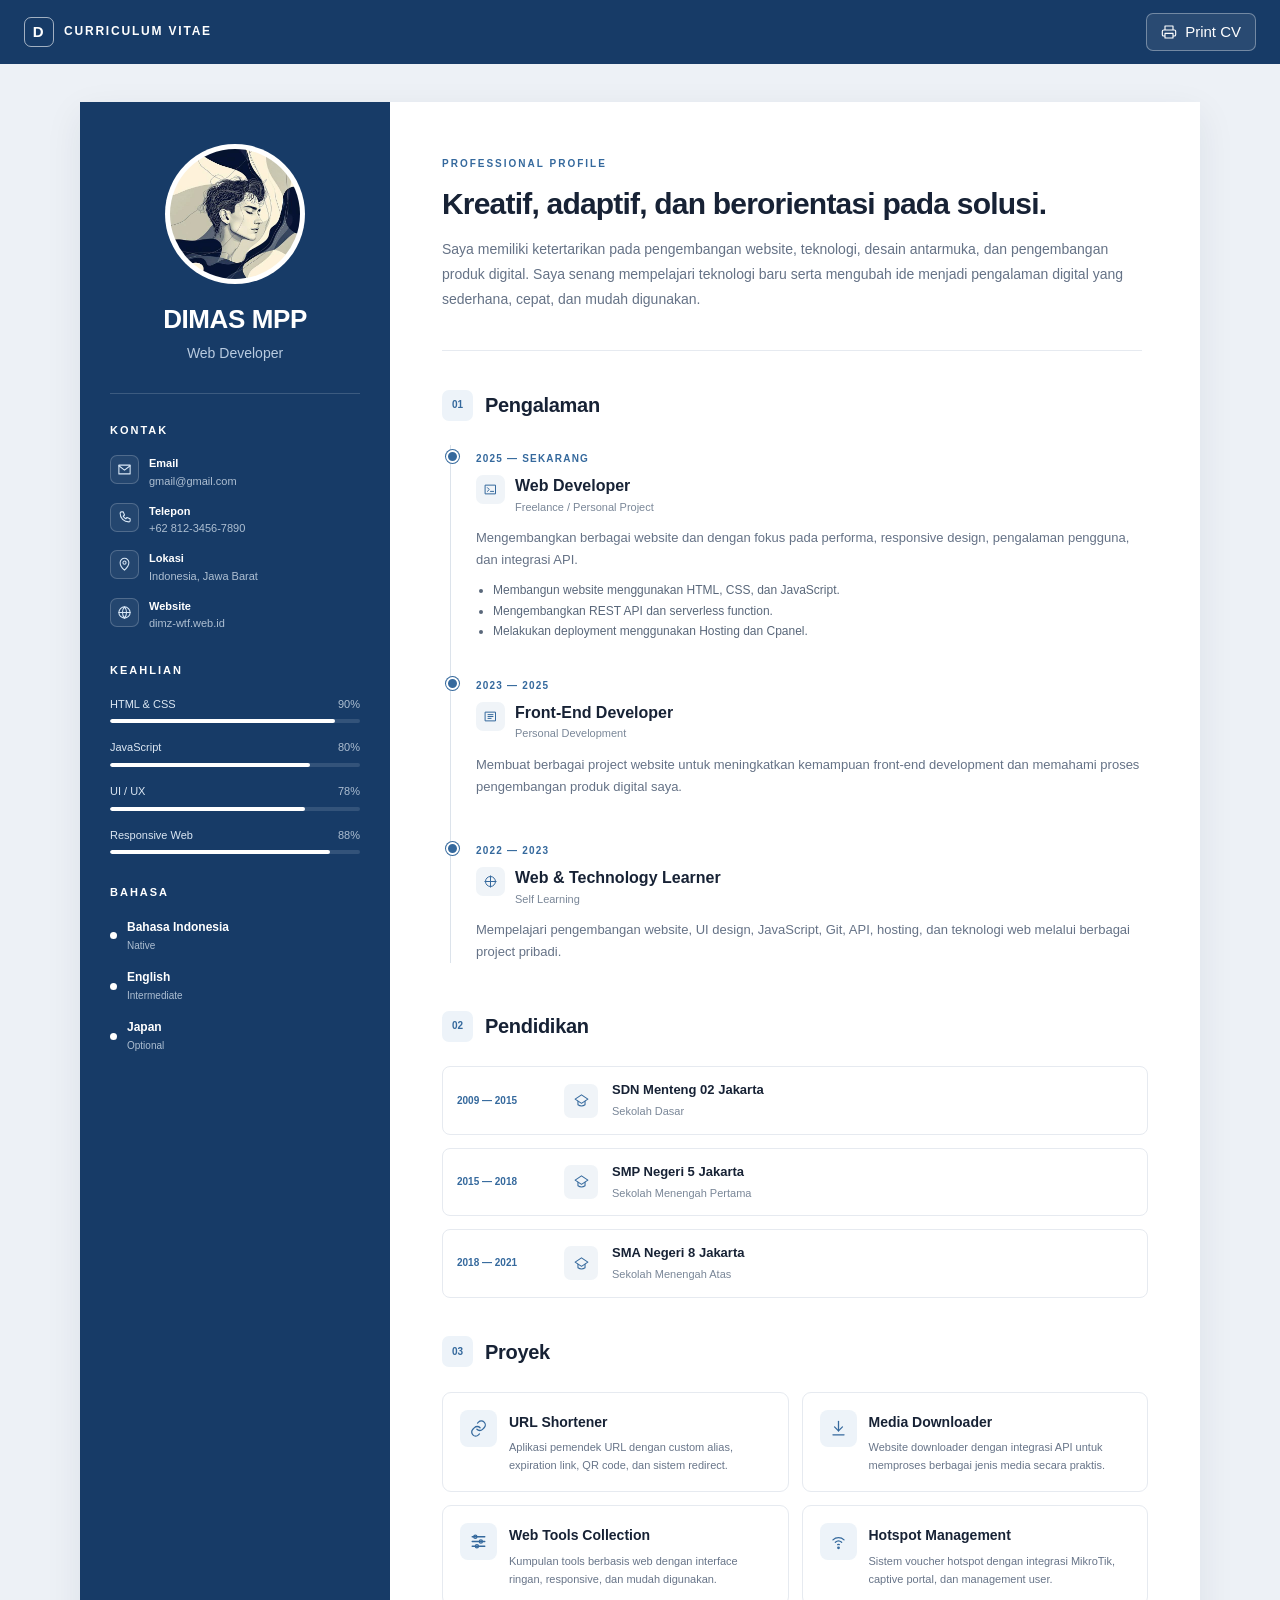
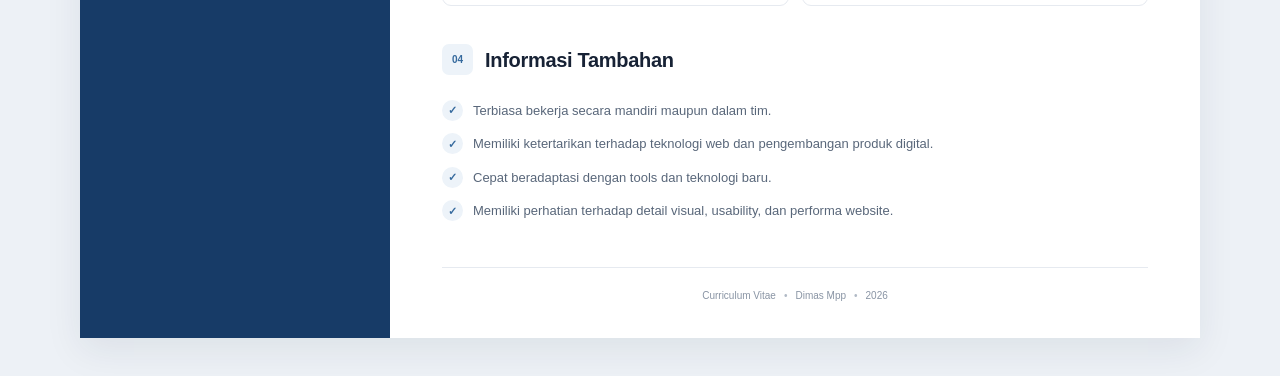
<file: index.html>
<!DOCTYPE html>
<html lang="id">
  <head>
    <meta charset="UTF-8" />
    <meta name="viewport" content="width=device-width, initial-scale=1" />
    <meta name="theme-color" content="#173b67" />
    <meta name="description" content="Curriculum Vitae Dimas Mpp" />
    <title>CV — Dimas Mpp</title>
    <link rel="icon" href="img/favicon.png" />
    <link rel="stylesheet" href="css/style.css" />
  </head>
  <body>
    <header class="topbar">
      <a href="#" class="brand" aria-label="Curriculum Vitae Dimas Mpp">
        <span class="brand-mark">D</span>
        <span class="brand-text">CURRICULUM VITAE</span>
      </a>
      <button type="button" class="print-button" onclick="printCV()">
        <svg viewBox="0 0 24 24" aria-hidden="true">
          <path d="M6 9V3h12v6M6 18H4a2 2 0 0 1-2-2v-5a2 2 0 0 1 2-2h16a2 2 0 0 1 2 2v5a2 2 0 0 1-2 2h-2M6 14h12v7H6z" />
        </svg>
        <span>Print CV</span>
      </button>
    </header>
    <main class="page">
      <article class="cv">
        <aside class="sidebar">
          <div class="profile">
            <div class="profile-photo">
              <img src="img/profile.webp" alt="Foto Dimas Mpp" width="140" height="140" />
            </div>
            <h1>DIMAS MPP</h1>
            <p>Web Developer</p>
          </div>
          <div class="line"></div>
          <section class="side-section">
            <h2>Kontak</h2>
            <div class="contact">
              <a class="contact-item" href="mailto:emailkamu@example.com">
                <span class="contact-icon">
                  <svg viewBox="0 0 24 24" aria-hidden="true">
                    <path d="M3 5h18v14H3z" />
                    <path d="m3 6 9 7 9-7" />
                  </svg>
                </span>
                <span>
                  <strong>Email</strong>
                  <small>gmail@gmail.com</small>
                </span>
              </a>
              <a class="contact-item" href="tel:+6281234567890">
                <span class="contact-icon">
                  <svg viewBox="0 0 24 24" aria-hidden="true">
                    <path d="M7 3h3l2 5-2 2c1 2 2 3 4 4l2-2 5 2v3c0 1-1 2-2 2C11 19 5 13 5 5c0-1 1-2 2-2z" />
                  </svg>
                </span>
                <span>
                  <strong>Telepon</strong>
                  <small>+62 812-3456-7890</small>
                </span>
              </a>
              <div class="contact-item">
                <span class="contact-icon">
                  <svg viewBox="0 0 24 24" aria-hidden="true">
                    <path d="M12 21s7-6.2 7-12A7 7 0 0 0 5 9c0 5.8 7 12 7 12z" />
                    <circle cx="12" cy="9" r="2.5" />
                  </svg>
                </span>
                <span>
                  <strong>Lokasi</strong>
                  <small>Indonesia, Jawa Barat</small>
                </span>
              </div>
              <a class="contact-item" href="https://dimz-wtf.web.id" target="_blank" rel="noopener noreferrer">
                <span class="contact-icon">
                  <svg viewBox="0 0 24 24" aria-hidden="true">
                    <circle cx="12" cy="12" r="9" />
                    <path d="M3 12h18M12 3c2.2 2.4 3.2 5.4 3.2 9S14.2 18.6 12 21c-2.2-2.4-3.2-5.4-3.2-9S9.8 5.4 12 3z" />
                  </svg>
                </span>
                <span>
                  <strong>Website</strong>
                  <small>dimz-wtf.web.id</small>
                </span>
              </a>
            </div>
          </section>
          <section class="side-section">
            <h2>Keahlian</h2>
            <div class="skill">
              <div>
                <span>HTML & CSS</span>
                <span>90%</span>
              </div>
              <i>
                <em style="width:90%"></em>
              </i>
            </div>
            <div class="skill">
              <div>
                <span>JavaScript</span>
                <span>80%</span>
              </div>
              <i>
                <em style="width:80%"></em>
              </i>
            </div>
            <div class="skill">
              <div>
                <span>UI / UX</span>
                <span>78%</span>
              </div>
              <i>
                <em style="width:78%"></em>
              </i>
            </div>
            <div class="skill">
              <div>
                <span>Responsive Web</span>
                <span>88%</span>
              </div>
              <i>
                <em style="width:88%"></em>
              </i>
            </div>
          </section>
          <section class="side-section">
            <h2>Bahasa</h2>
            <div class="languages">
              <div class="language-item">
                <span class="language-dot"></span>
                <div>
                  <strong>Bahasa Indonesia</strong>
                  <small>Native</small>
                </div>
              </div>
              <div class="language-item">
                <span class="language-dot"></span>
                <div>
                  <strong>English</strong>
                  <small>Intermediate</small>
                </div>
              </div>
              <div class="language-item">
                <span class="language-dot"></span>
                <div>
                  <strong>Japan</strong>
                  <small>Optional</small>
                </div>
              </div>
            </div>
          </section>
        </aside>
        <section class="content">
          <div class="intro">
            <span class="eyebrow">PROFESSIONAL PROFILE</span>
            <h2> Kreatif, adaptif, dan berorientasi pada solusi. </h2>
            <p> Saya memiliki ketertarikan pada pengembangan website, teknologi, desain antarmuka, dan pengembangan produk digital. Saya senang mempelajari teknologi baru serta mengubah ide menjadi pengalaman digital yang sederhana, cepat, dan mudah digunakan. </p>
          </div>
          <section class="section">
            <div class="section-title">
              <span class="section-number">01</span>
              <h2>Pengalaman</h2>
            </div>
            <div class="timeline">
              <article class="timeline-item">
                <span class="date">2025 — SEKARANG</span>
                <div class="timeline-heading">
                  <span class="timeline-icon">
                    <svg viewBox="0 0 24 24" aria-hidden="true">
                      <path d="M4 5h16v14H4z" />
                      <path d="m7 9 3 3-3 3M12 15h5" />
                    </svg>
                  </span>
                  <div>
                    <h3> Web Developer </h3>
                    <h4> Freelance / Personal Project </h4>
                  </div>
                </div>
                <p> Mengembangkan berbagai website dan dengan fokus pada performa, responsive design, pengalaman pengguna, dan integrasi API. </p>
                <ul>
                  <li> Membangun website menggunakan HTML, CSS, dan JavaScript. </li>
                  <li> Mengembangkan REST API dan serverless function. </li>
                  <li> Melakukan deployment menggunakan Hosting dan Cpanel. </li>
                </ul>
              </article>
              <article class="timeline-item">
                <span class="date">2023 — 2025</span>
                <div class="timeline-heading">
                  <span class="timeline-icon">
                    <svg viewBox="0 0 24 24" aria-hidden="true">
                      <path d="M4 5h16v14H4z" />
                      <path d="M8 9h8M8 12h8M8 15h5" />
                    </svg>
                  </span>
                  <div>
                    <h3> Front-End Developer </h3>
                    <h4> Personal Development </h4>
                  </div>
                </div>
                <p> Membuat berbagai project website untuk meningkatkan kemampuan front-end development dan memahami proses pengembangan produk digital saya. </p>
              </article>
              <article class="timeline-item">
                <span class="date">2022 — 2023</span>
                <div class="timeline-heading">
                  <span class="timeline-icon">
                    <svg viewBox="0 0 24 24" aria-hidden="true">
                      <path d="M12 3v18M3 12h18" />
                      <circle cx="12" cy="12" r="8" />
                    </svg>
                  </span>
                  <div>
                    <h3> Web & Technology Learner </h3>
                    <h4> Self Learning </h4>
                  </div>
                </div>
                <p> Mempelajari pengembangan website, UI design, JavaScript, Git, API, hosting, dan teknologi web melalui berbagai project pribadi. </p>
              </article>
            </div>
          </section>
          <section class="section">
            <div class="section-title">
              <span class="section-number">02</span>
              <h2>Pendidikan</h2>
            </div>
            <div class="education">
              <article class="education-item">
                <span class="education-year">2009 — 2015</span>
                <div class="education-icon">
                  <svg viewBox="0 0 24 24" aria-hidden="true">
                    <path d="M3 10 12 4l9 6-9 6-9-6z" />
                    <path d="M7 13v5c3 2 7 2 10 0v-5" />
                  </svg>
                </div>
                <div>
                  <h3> SDN Menteng 02 Jakarta </h3>
                  <p> Sekolah Dasar </p>
                </div>
              </article>
              <article class="education-item">
                <span class="education-year">2015 — 2018</span>
                <div class="education-icon">
                  <svg viewBox="0 0 24 24" aria-hidden="true">
                    <path d="M3 10 12 4l9 6-9 6-9-6z" />
                    <path d="M7 13v5c3 2 7 2 10 0v-5" />
                  </svg>
                </div>
                <div>
                  <h3> SMP Negeri 5 Jakarta </h3>
                  <p> Sekolah Menengah Pertama </p>
                </div>
              </article>
              <article class="education-item">
                <span class="education-year">2018 — 2021</span>
                <div class="education-icon">
                  <svg viewBox="0 0 24 24" aria-hidden="true">
                    <path d="M3 10 12 4l9 6-9 6-9-6z" />
                    <path d="M7 13v5c3 2 7 2 10 0v-5" />
                  </svg>
                </div>
                <div>
                  <h3> SMA Negeri 8 Jakarta </h3>
                  <p> Sekolah Menengah Atas </p>
                </div>
              </article>
            </div>
          </section>
          <section class="section">
            <div class="section-title">
              <span class="section-number">03</span>
              <h2>Proyek</h2>
            </div>
            <div class="projects">
              <article class="project-card">
                <div class="project-icon">
                  <svg viewBox="0 0 24 24" aria-hidden="true">
                    <path d="M10 13a5 5 0 0 0 7.1.1l2-2a5 5 0 0 0-7.1-7.1l-1.2 1.2" />
                    <path d="M14 11a5 5 0 0 0-7.1-.1l-2 2A5 5 0 0 0 12 20l1.2-1.2" />
                  </svg>
                </div>
                <div>
                  <h3> URL Shortener </h3>
                  <p> Aplikasi pemendek URL dengan custom alias, expiration link, QR code, dan sistem redirect. </p>
                </div>
              </article>
              <article class="project-card">
                <div class="project-icon">
                  <svg viewBox="0 0 24 24" aria-hidden="true">
                    <path d="M12 3v12" />
                    <path d="m7 10 5 5 5-5" />
                    <path d="M5 20h14" />
                  </svg>
                </div>
                <div>
                  <h3> Media Downloader </h3>
                  <p> Website downloader dengan integrasi API untuk memproses berbagai jenis media secara praktis. </p>
                </div>
              </article>
              <article class="project-card">
                <div class="project-icon">
                  <svg viewBox="0 0 24 24" aria-hidden="true">
                    <path d="M4 6h16M4 12h16M4 18h16" />
                    <circle cx="8" cy="6" r="2" />
                    <circle cx="15" cy="12" r="2" />
                    <circle cx="10" cy="18" r="2" />
                  </svg>
                </div>
                <div>
                  <h3> Web Tools Collection </h3>
                  <p> Kumpulan tools berbasis web dengan interface ringan, responsive, dan mudah digunakan. </p>
                </div>
              </article>
              <article class="project-card">
                <div class="project-icon">
                  <svg viewBox="0 0 24 24" aria-hidden="true">
                    <path d="M5 10a10 10 0 0 1 14 0" />
                    <path d="M8 13a6 6 0 0 1 8 0" />
                    <path d="M11 16a2 2 0 0 1 2 0" />
                    <circle cx="12" cy="20" r="1" />
                  </svg>
                </div>
                <div>
                  <h3> Hotspot Management </h3>
                  <p> Sistem voucher hotspot dengan integrasi MikroTik, captive portal, dan management user. </p>
                </div>
              </article>
            </div>
          </section>
          <section class="section">
            <div class="section-title">
              <span class="section-number">04</span>
              <h2> Informasi Tambahan </h2>
            </div>
            <ul class="additional">
              <li>
                <span class="check">✓</span>
                <span>Terbiasa bekerja secara mandiri maupun dalam tim.</span>
              </li>
              <li>
                <span class="check">✓</span>
                <span>Memiliki ketertarikan terhadap teknologi web dan pengembangan produk digital.</span>
              </li>
              <li>
                <span class="check">✓</span>
                <span>Cepat beradaptasi dengan tools dan teknologi baru.</span>
              </li>
              <li>
                <span class="check">✓</span>
                <span>Memiliki perhatian terhadap detail visual, usability, dan performa website.</span>
              </li>
            </ul>
          </section>
          <footer>
            <span>Curriculum Vitae</span>
            <b>•</b>
            <span>Dimas Mpp</span>
            <b>•</b>
            <span id="year"></span>
          </footer>
        </section>
      </article>
    </main>
    <script src="js/script.js"></script>
  </body>
</html>
</file>
<file: css/style.css>
* {
  box-sizing: border-box;
}

html {
  scroll-behavior: smooth;
}

body {
  margin: 0;
  background: #edf1f6;
  color: #172235;
  font-family: Arial, Helvetica, sans-serif;
  font-size: 15px;
  line-height: 1.6;
  -webkit-text-size-adjust: 100%;
}

a {
  color: inherit;
  text-decoration: none;
}

button {
  font: inherit;
}

.topbar {
  min-height: 64px;
  padding: 0 24px;
  background: #173b67;
  color: #fff;
  display: flex;
  align-items: center;
  justify-content: space-between;
  gap: 20px;
}

.brand {
  display: inline-flex;
  align-items: center;
  gap: 10px;
  font-size: 12px;
  letter-spacing: 1.8px;
}

.brand-mark {
  width: 30px;
  height: 30px;
  border: 1px solid rgba(255,255,255,.6);
  border-radius: 7px;
  display: flex;
  align-items: center;
  justify-content: center;
  font-size: 15px;
  font-weight: 700;
}

.brand-text {
  font-weight: 700;
}

.print-button {
  border: 1px solid rgba(255,255,255,.35);
  background: rgba(255,255,255,.08);
  color: #fff;
  min-height: 38px;
  padding: 0 14px;
  border-radius: 7px;
  cursor: pointer;
  display: inline-flex;
  align-items: center;
  justify-content: center;
  gap: 8px;
}

.print-button:hover {
  background: rgba(255,255,255,.16);
}

.print-button svg {
  width: 16px;
  height: 16px;
  fill: none;
  stroke: currentColor;
  stroke-width: 1.7;
  stroke-linecap: round;
  stroke-linejoin: round;
}

.page {
  width: 100%;
  padding: 38px 20px;
}

.cv {
  width: 100%;
  max-width: 1120px;
  margin: 0 auto;
  background: #fff;
  display: grid;
  grid-template-columns: 310px minmax(0, 1fr);
  box-shadow: 0 12px 35px rgba(20, 37, 58, .08);
}

.sidebar {
  background: #173b67;
  color: #fff;
  padding: 42px 30px;
}

.profile {
  text-align: center;
}

.profile-photo {
  width: 140px;
  height: 140px;
  margin: 0 auto 20px;
  border-radius: 50%;
  overflow: hidden;
  border: 5px solid rgba(255,255,255,.12);
  background: #fff;
}

.profile-photo img {
  width: 100%;
  height: 100%;
  display: block;
  object-fit: cover;
}

.profile h1 {
  margin: 0;
  font-size: 26px;
  line-height: 1.2;
  letter-spacing: -.4px;
}

.profile p {
  margin: 7px 0 0;
  color: #b9cbe0;
  font-size: 14px;
}

.line {
  width: 100%;
  height: 1px;
  margin: 28px 0;
  background: rgba(255,255,255,.16);
}

.side-section {
  margin-bottom: 30px;
}

.side-section:last-child {
  margin-bottom: 0;
}

.side-section h2 {
  margin: 0 0 16px;
  color: #fff;
  font-size: 11px;
  letter-spacing: 2px;
  text-transform: uppercase;
}

.contact {
  display: grid;
  gap: 13px;
}

.contact-item {
  min-width: 0;
  display: flex;
  align-items: flex-start;
  gap: 10px;
  color: #dce7f3;
}

.contact-item:hover small {
  color: #fff;
}

.contact-icon {
  width: 29px;
  height: 29px;
  flex: 0 0 29px;
  border: 1px solid rgba(255,255,255,.2);
  border-radius: 7px;
  display: flex;
  align-items: center;
  justify-content: center;
  color: #d9e8f7;
  background: rgba(255,255,255,.06);
}

.contact-icon svg {
  width: 15px;
  height: 15px;
  fill: none;
  stroke: currentColor;
  stroke-width: 1.7;
  stroke-linecap: round;
  stroke-linejoin: round;
}

.github-icon svg {
  fill: currentColor;
  stroke: none;
}

.contact-item strong {
  display: block;
  color: #fff;
  font-size: 11px;
  margin-bottom: 1px;
}

.contact-item small {
  display: block;
  color: #aebfd2;
  font-size: 11px;
  line-height: 1.45;
  overflow-wrap: anywhere;
}

.skill {
  margin-bottom: 16px;
}

.skill:last-child {
  margin-bottom: 0;
}

.skill > div {
  display: flex;
  align-items: center;
  justify-content: space-between;
  gap: 10px;
  margin-bottom: 6px;
  color: #dce7f3;
  font-size: 11px;
}

.skill > div span:last-child {
  color: #aebfd2;
}

.skill i {
  display: block;
  width: 100%;
  height: 4px;
  overflow: hidden;
  border-radius: 10px;
  background: rgba(255,255,255,.12);
}

.skill em {
  display: block;
  height: 100%;
  border-radius: inherit;
  background: #fff;
}

.languages {
  display: grid;
  gap: 14px;
}

.language-item {
  display: flex;
  align-items: center;
  gap: 10px;
}

.language-dot {
  width: 7px;
  height: 7px;
  flex: 0 0 7px;
  border-radius: 50%;
  background: #fff;
}

.language-item strong {
  display: block;
  color: #fff;
  font-size: 12px;
  font-weight: 600;
}

.language-item small {
  display: block;
  margin-top: 1px;
  color: #aebfd2;
  font-size: 10px;
}

.content {
  min-width: 0;
  padding: 48px 52px 34px;
}

.intro {
  max-width: 700px;
  padding-bottom: 38px;
  border-bottom: 1px solid #e6eaf0;
}

.eyebrow {
  color: #35699d;
  font-size: 10px;
  font-weight: 700;
  letter-spacing: 2px;
}

.intro h2 {
  margin: 11px 0 14px;
  max-width: 650px;
  color: #172235;
  font-size: 30px;
  line-height: 1.25;
  letter-spacing: -.8px;
}

.intro p {
  max-width: 720px;
  margin: 0;
  color: #657286;
  font-size: 14px;
  line-height: 1.8;
}

.section {
  padding-top: 38px;
}

.section-title {
  display: flex;
  align-items: center;
  gap: 12px;
  margin-bottom: 24px;
}

.section-number {
  width: 31px;
  height: 31px;
  flex: 0 0 31px;
  border-radius: 7px;
  background: #edf3f9;
  color: #35699d;
  display: flex;
  align-items: center;
  justify-content: center;
  font-size: 10px;
  font-weight: 700;
}

.section-title h2 {
  margin: 0;
  color: #172235;
  font-size: 20px;
  letter-spacing: -.3px;
}

.timeline {
  position: relative;
  margin-left: 8px;
  padding-left: 25px;
  border-left: 1px solid #dce3eb;
}

.timeline-item {
  position: relative;
  padding: 0 0 30px;
}

.timeline-item:last-child {
  padding-bottom: 0;
}

.timeline-item::before {
  content: "";
  position: absolute;
  top: 5px;
  left: -30px;
  width: 9px;
  height: 9px;
  border: 2px solid #fff;
  border-radius: 50%;
  background: #35699d;
  box-shadow: 0 0 0 1px #35699d;
}

.date {
  display: inline-block;
  margin-bottom: 8px;
  color: #35699d;
  font-size: 10px;
  font-weight: 700;
  letter-spacing: 1.2px;
}

.timeline-heading {
  display: flex;
  align-items: flex-start;
  gap: 10px;
}

.timeline-icon {
  width: 29px;
  height: 29px;
  flex: 0 0 29px;
  border-radius: 7px;
  background: #f0f4f8;
  color: #35699d;
  display: flex;
  align-items: center;
  justify-content: center;
}

.timeline-icon svg {
  width: 15px;
  height: 15px;
  fill: none;
  stroke: currentColor;
  stroke-width: 1.6;
  stroke-linecap: round;
  stroke-linejoin: round;
}

.timeline-heading h3 {
  margin: 0;
  color: #172235;
  font-size: 16px;
  line-height: 1.35;
}

.timeline-heading h4 {
  margin: 2px 0 0;
  color: #7a8798;
  font-size: 11px;
  font-weight: 500;
}

.timeline-item > p {
  margin: 11px 0 9px;
  color: #657286;
  font-size: 13px;
  line-height: 1.7;
}

.timeline-item ul {
  margin: 0;
  padding-left: 17px;
  color: #59677a;
  font-size: 12px;
  line-height: 1.7;
}

.education {
  display: grid;
  gap: 13px;
}

.education-item {
  min-width: 0;
  display: grid;
  grid-template-columns: 95px 36px minmax(0, 1fr);
  align-items: center;
  gap: 12px;
  padding: 13px 14px;
  border: 1px solid #e6eaf0;
  border-radius: 8px;
}

.education-year {
  color: #35699d;
  font-size: 10px;
  font-weight: 700;
}

.education-icon {
  width: 34px;
  height: 34px;
  border-radius: 7px;
  background: #f0f4f8;
  color: #35699d;
  display: flex;
  align-items: center;
  justify-content: center;
}

.education-icon svg {
  width: 17px;
  height: 17px;
  fill: none;
  stroke: currentColor;
  stroke-width: 1.5;
  stroke-linecap: round;
  stroke-linejoin: round;
}

.education-item h3 {
  margin: 0;
  color: #172235;
  font-size: 13px;
}

.education-item p {
  margin: 2px 0 0;
  color: #7a8798;
  font-size: 11px;
}

.projects {
  display: grid;
  grid-template-columns: repeat(2, minmax(0, 1fr));
  gap: 13px;
}

.project-card {
  min-width: 0;
  display: flex;
  align-items: flex-start;
  gap: 12px;
  padding: 17px;
  border: 1px solid #e6eaf0;
  border-radius: 9px;
  background: #fff;
  transition: border-color .15s ease, transform .15s ease;
}

.project-card:hover {
  border-color: #b9cce0;
  transform: translateY(-2px);
}

.project-icon {
  width: 37px;
  height: 37px;
  flex: 0 0 37px;
  border-radius: 8px;
  background: #edf3f9;
  color: #35699d;
  display: flex;
  align-items: center;
  justify-content: center;
}

.project-icon svg {
  width: 19px;
  height: 19px;
  fill: none;
  stroke: currentColor;
  stroke-width: 1.6;
  stroke-linecap: round;
  stroke-linejoin: round;
}

.project-card h3 {
  margin: 1px 0 5px;
  color: #172235;
  font-size: 14px;
}

.project-card p {
  margin: 0;
  color: #687589;
  font-size: 11px;
  line-height: 1.65;
}

.additional {
  margin: 0;
  padding: 0;
  list-style: none;
  display: grid;
  gap: 12px;
}

.additional li {
  display: flex;
  align-items: flex-start;
  gap: 10px;
  color: #59677a;
  font-size: 13px;
  line-height: 1.65;
}

.check {
  width: 21px;
  height: 21px;
  flex: 0 0 21px;
  border-radius: 50%;
  background: #edf3f9;
  color: #35699d;
  display: flex;
  align-items: center;
  justify-content: center;
  font-size: 11px;
  font-weight: 700;
}

footer {
  margin-top: 45px;
  padding-top: 20px;
  border-top: 1px solid #e6eaf0;
  color: #8994a4;
  display: flex;
  align-items: center;
  justify-content: center;
  gap: 8px;
  text-align: center;
  font-size: 10px;
}

footer b {
  color: #b1bac6;
  font-weight: 400;
}

@media (max-width: 850px) {
  .page {
    padding: 20px 12px;
  }

  .cv {
    grid-template-columns: 250px minmax(0, 1fr);
  }

  .sidebar {
    padding: 34px 22px;
  }

  .content {
    padding: 38px 30px 30px;
  }

  .intro h2 {
    font-size: 26px;
  }

  .projects {
    grid-template-columns: 1fr;
  }
}

@media (max-width: 650px) {
  .topbar {
    min-height: 58px;
    padding: 0 14px;
  }

  .brand-text {
    font-size: 10px;
    letter-spacing: 1.2px;
  }

  .brand-mark {
    width: 27px;
    height: 27px;
  }

  .print-button {
    min-height: 34px;
    padding: 0 10px;
  }

  .print-button span {
    font-size: 11px;
  }

  .page {
    padding: 0;
  }

  .cv {
    display: block;
    box-shadow: none;
  }

  .sidebar {
    padding: 34px 22px;
  }

  .content {
    padding: 34px 22px 26px;
  }

  .intro {
    padding-bottom: 30px;
  }

  .intro h2 {
    font-size: 24px;
  }

  .section {
    padding-top: 32px;
  }

  .education-item {
    grid-template-columns: 1fr 36px;
  }

  .education-year {
    grid-column: 1;
    grid-row: 1;
  }

  .education-icon {
    grid-column: 2;
    grid-row: 1 / span 2;
  }

  .education-item > div:last-child {
    grid-column: 1;
    grid-row: 2;
  }

  .project-card:hover {
    transform: none;
  }
}

@media (max-width: 400px) {
  body {
    font-size: 14px;
  }

  .brand-text {
    display: none;
  }

  .content {
    padding-left: 17px;
    padding-right: 17px;
  }

  .sidebar {
    padding-left: 18px;
    padding-right: 18px;
  }

  .intro h2 {
    font-size: 22px;
  }

  .projects {
    gap: 10px;
  }

  .project-card {
    padding: 14px;
  }

  .timeline {
    padding-left: 20px;
  }
}

@media print {
  @page {
    size: A4;
    margin: 0;
  }

  html {
    scroll-behavior: auto;
  }

  body {
    background: #fff;
    -webkit-print-color-adjust: exact;
    print-color-adjust: exact;
  }

  .topbar {
    display: none;
  }

  .page {
    padding: 0;
  }

  .cv {
    max-width: none;
    box-shadow: none;
  }

  .sidebar {
    min-height: 100vh;
  }

  .project-card {
    break-inside: avoid;
  }

  .timeline-item {
    break-inside: avoid;
  }

  .education-item {
    break-inside: avoid;
  }

  footer {
    margin-top: 25px;
  }
}
</file>
